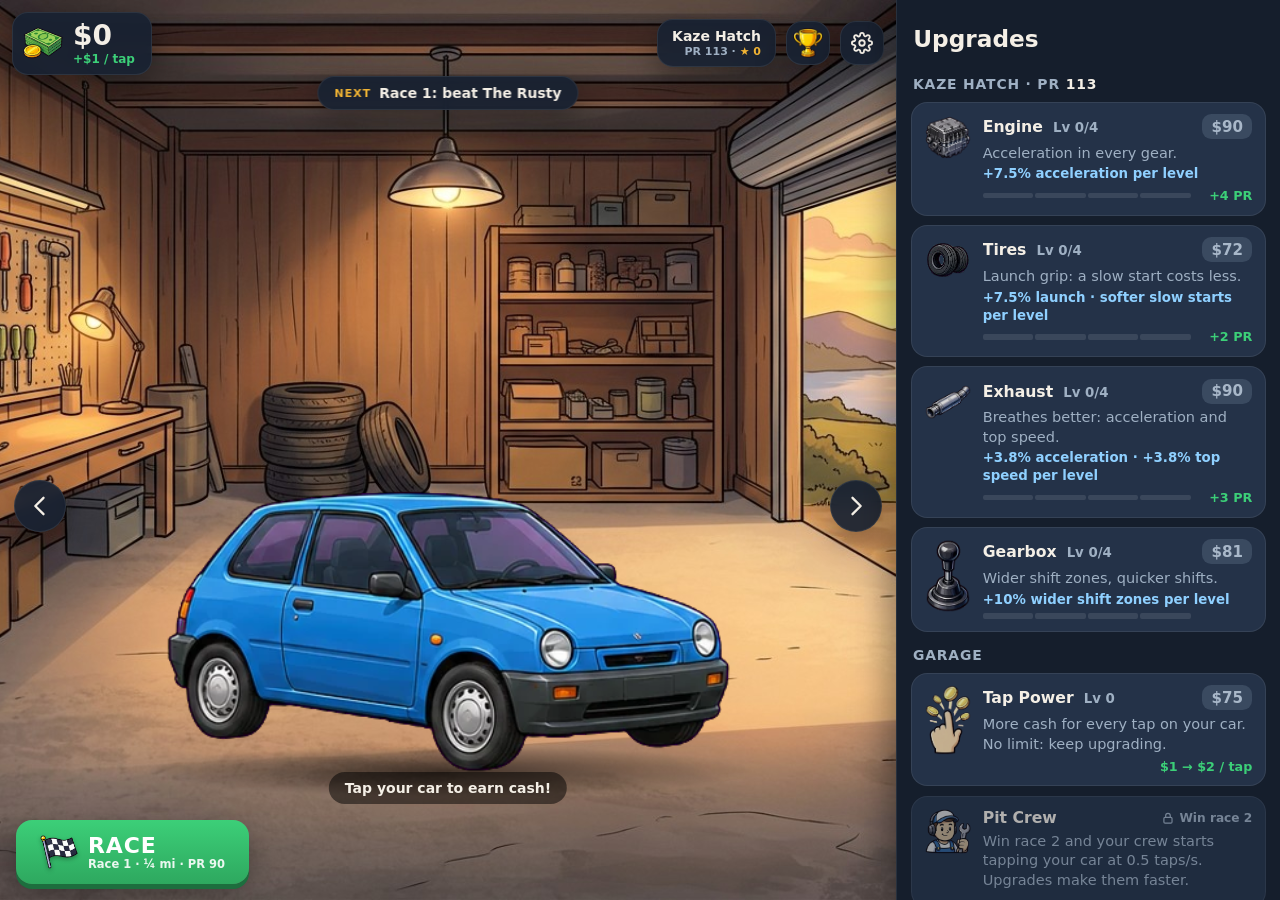
<file: index.html>
<!doctype html>
<html lang="en">
<head>
  <meta charset="utf-8">
  <meta name="viewport" content="width=device-width, initial-scale=1, maximum-scale=1, user-scalable=no, viewport-fit=cover">
  <meta name="theme-color" content="#121925">
  <title>Garage Legends</title>
  <link rel="icon" type="image/png" href="assets/favicon.png">
  <link rel="stylesheet" href="style.css">
</head>
<body>
  <div id="app">
    <div id="game"></div>

    <div id="ui">
      <!-- Garage screen -->
      <div id="garage-ui" class="screen">
        <header class="topbar" id="topbar">
          <div class="wallet panel">
            <div class="cash-icon" aria-hidden="true">$</div>
            <div>
              <div class="money" id="money">$0</div>
              <div class="rates"><span id="rate-click"></span><span id="rate-auto"></span></div>
            </div>
          </div>
          <div class="car-chip panel" id="car-chip"></div>
          <button class="icon-btn panel" id="btn-trophies" aria-label="Achievements"><i class="badge"></i></button>
          <button class="icon-btn panel" id="btn-settings" aria-label="Settings"></button>
        </header>

        <button class="goal-chip panel" id="goal-chip"></button>

        <div class="tap-hint" id="tap-hint">Tap your car to earn cash!</div>

        <!-- the garage view: flip through cars, buy the one on show, go racing -->
        <button class="car-arrow prev panel" id="car-prev" aria-label="Previous car"></button>
        <button class="car-arrow next panel" id="car-next" aria-label="Next car"></button>
        <div class="car-buy panel" id="car-buy" hidden></div>
        <!-- RACE starts the next race on the ladder; while it cools down, an ad can skip the wait -->
        <div class="race-dock">
          <button class="race-btn" id="btn-race"></button>
          <button class="race-ad" id="btn-race-ad" hidden></button>
        </div>

        <!-- right-hand panel (bottom on phones held upright): the upgrades -->
        <section class="dock" id="dock">
          <header class="dock-bar">
            <h2 id="dock-title">Upgrades</h2>
          </header>
          <div class="sheet-body" id="sheet-body"></div>
        </section>
      </div>

      <!-- Race screen -->
      <div id="race-ui" class="screen" hidden>
        <header class="race-top" id="race-top">
          <button class="icon-btn panel" id="btn-pause" aria-label="Pause"></button>
          <div class="race-info panel">
            <div class="race-name" id="race-name"></div>
            <div class="race-sub" id="race-sub"></div>
          </div>
          <div class="race-reward panel" id="race-reward"></div>
        </header>

        <div class="progress" id="progress">
          <div class="line"></div>
          <span class="dot opp" id="dot-opp"></span>
          <span class="dot you" id="dot-you"></span>
          <span class="flag" aria-hidden="true"></span>
          <span class="gap" id="race-gap"></span>
        </div>

        <div class="race-dim" id="race-dim"></div>
        <div class="callout" id="callout"></div>

        <footer class="race-hud" id="race-hud">
          <!-- round speedometer with the rev bar running out of its side -->
          <div class="dash">
            <div class="speedo" id="speedo">
              <div class="speed-dial" id="speed-dial"></div>
              <div class="speed-read"><div class="speed" id="speed">0</div><div class="label" id="speed-unit">KM/H</div></div>
            </div>
            <div class="rev" id="tach">
              <div class="rev-head"><span class="gear-tag">Gear <b id="gear">1</b></span><span class="rev-unit">RPM ×1000</span></div>
              <div class="rev-track" id="rev-track"></div>
              <div class="rev-ticks" id="rev-ticks"></div>
            </div>
          </div>
          <div class="msg" id="race-msg"></div>
          <button class="shift-btn" id="btn-shift"><span id="shift-label">HOLD</span><small id="shift-hint">release on green</small></button>
        </footer>
      </div>

      <div class="loading" id="loading"><img class="loading-logo" src="assets/logo.webp" alt="Garage Legends"><div class="loading-bar"><i></i></div></div>
      <div class="modal" id="modal" hidden><div class="modal-card panel" id="modal-card"></div></div>
      <div class="toast" id="toast"></div>
      <div class="coach" id="coach" hidden><div class="coach-text" id="coach-text"></div></div>
    </div>
  </div>

  <script src="vendor/phaser.min.js"></script>
  <script type="module" src="src/main.js"></script>
</body>
</html>
</file>
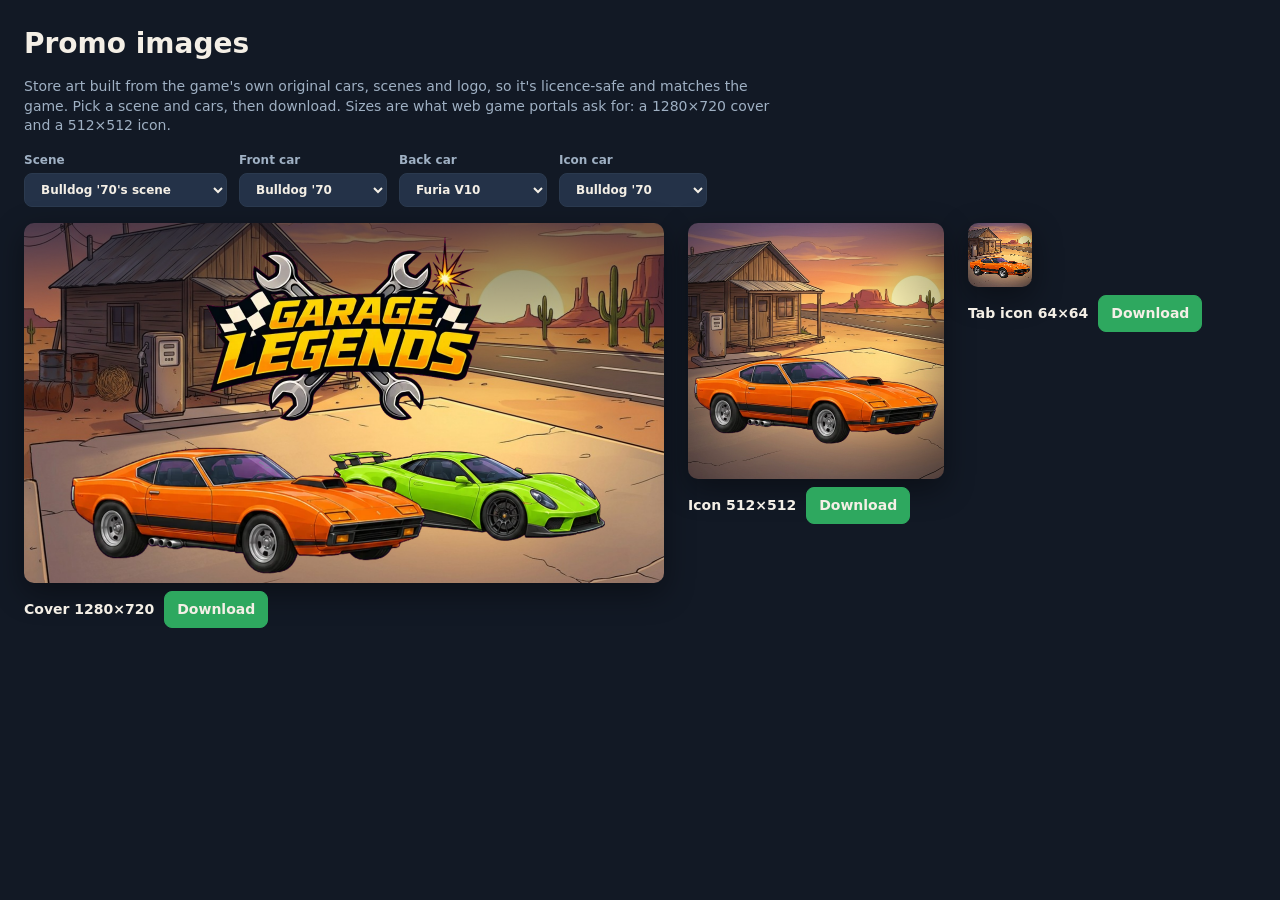
<file: tools/promo.html>
<!doctype html>
<html lang="en">
<head>
  <meta charset="utf-8">
  <title>Garage Legends promo images</title>
  <style>
    body { font: 14px/1.4 "Segoe UI", system-ui, sans-serif; margin: 24px; background: #121925; color: #f4efe6; }
    h1 { margin: 0 0 6px; }
    p { color: #9fb0c3; max-width: 760px; }
    .controls { display: flex; flex-wrap: wrap; gap: 12px; align-items: end; margin: 16px 0; }
    label { display: grid; gap: 4px; font-weight: 700; font-size: 12px; color: #9fb0c3; }
    select, button, a.btn { font: inherit; padding: 8px 12px; border-radius: 8px; border: 1px solid #2b3a4f; background: #243248; color: #f4efe6; text-decoration: none; cursor: pointer; }
    a.btn { background: #2ea85f; border-color: #2ea85f; font-weight: 700; }
    .out { display: flex; flex-wrap: wrap; gap: 24px; align-items: start; }
    figure { margin: 0; display: grid; gap: 8px; }
    figcaption { display: flex; gap: 10px; align-items: center; font-weight: 700; }
    canvas { border-radius: 10px; box-shadow: 0 10px 30px rgba(0, 0, 0, 0.4); max-width: 100%; }
    #cover { width: 640px; }
    #icon { width: 256px; }
    #favicon { width: 64px; image-rendering: auto; }
  </style>
</head>
<body>
  <h1>Promo images</h1>
  <p>Store art built from the game's own original cars, scenes and logo, so it's licence-safe and matches the game. Pick a scene and cars, then download. Sizes are what web game portals ask for: a 1280×720 cover and a 512×512 icon.</p>
  <div class="controls">
    <label>Scene <select id="scene"></select></label>
    <label>Front car <select id="front"></select></label>
    <label>Back car <select id="back"></select></label>
    <label>Icon car <select id="iconCar"></select></label>
  </div>
  <div class="out">
    <figure><canvas id="cover" width="1280" height="720"></canvas><figcaption>Cover 1280×720 <a class="btn" id="dl-cover" download="garage-legends-cover.png">Download</a></figcaption></figure>
    <figure><canvas id="icon" width="512" height="512"></canvas><figcaption>Icon 512×512 <a class="btn" id="dl-icon" download="garage-legends-icon.png">Download</a></figcaption></figure>
    <figure><canvas id="favicon" width="64" height="64"></canvas><figcaption>Tab icon 64×64 <a class="btn" id="dl-favicon" download="favicon.png">Download</a></figcaption></figure>
  </div>
  <script type="module">
    import { CARS, ART } from '../src/data.js';
    import { SCENES, cutout } from '../src/art.js';

    const load = src => new Promise((ok, fail) => { const i = new Image(); i.onload = () => ok(i); i.onerror = fail; i.src = `../${src}`; });
    const $ = id => document.getElementById(id);
    const [pose, logo] = await Promise.all([load('assets/cars-pose.webp'), load('assets/logo.webp')]);
    const scenes = {}, cars = {};
    const sceneImg = async id => (scenes[id] ??= await load(SCENES[id].file));
    const carImg = id => (cars[id] ??= cutout(pose, ART[CARS.find(c => c.id === id).art].pose.crop));

    const fill = (sel, value) => { for (const c of CARS) sel.add(new Option(c.name, c.id)); sel.value = value; };
    for (const id of Object.keys(SCENES)) $('scene').add(new Option(CARS.find(c => c.id === id).name + "'s scene", id));
    $('scene').value = 'bulldog';
    fill($('front'), 'bulldog');
    fill($('back'), 'furia');
    fill($('iconCar'), 'bulldog');

    // Draws a scene to cover a w×h box (its crop applied) and returns the y of its floor line.
    async function drawScene(x, id, w, h) {
      const sc = SCENES[id], img = await sceneImg(id);
      const [cx, cy, cw, ch] = sc.crop || [0, 0, img.width, img.height];
      const s = Math.max(w / cw, h / ch), dw = cw * s, dh = ch * s, dx = (w - dw) / 2, dy = (h - dh) / 2;
      x.drawImage(img, cx, cy, cw, ch, dx, dy, dw, dh);
      return dy + dh * sc.ground;
    }

    // A car standing with its wheels on `ground`, horizontally centred on cx, with a soft shadow.
    function drawCar(x, id, cx, ground, width) {
      const c = carImg(id), h = (c.height * width) / c.width;
      const g = x.createRadialGradient(cx, ground, 0, cx, ground, width * 0.5);
      g.addColorStop(0, 'rgba(0,0,0,0.45)'); g.addColorStop(1, 'rgba(0,0,0,0)');
      x.save(); x.scale(1, 0.18); x.fillStyle = g; x.beginPath(); x.arc(cx, ground / 0.18, width * 0.5, 0, Math.PI * 2); x.fill(); x.restore();
      x.drawImage(c, cx - width / 2, ground - h * 0.98, width, h);
    }

    async function drawCover() {
      const cv = $('cover'), x = cv.getContext('2d'), W = cv.width, H = cv.height;
      x.clearRect(0, 0, W, H);
      const ground = await drawScene(x, $('scene').value, W, H);
      // darker sky behind the logo, so it reads on any scene
      const top = x.createLinearGradient(0, 0, 0, H * 0.5);
      top.addColorStop(0, 'rgba(10,12,24,0.55)'); top.addColorStop(1, 'rgba(10,12,24,0)');
      x.fillStyle = top; x.fillRect(0, 0, W, H * 0.5);
      const g = Math.min(H * 0.97, Math.max(ground, H * 0.86));
      drawCar(x, $('back').value, W * 0.69, g - H * 0.07, W * 0.44);
      drawCar(x, $('front').value, W * 0.35, g + H * 0.02, W * 0.56);
      const lw = W * 0.44, lh = (logo.height * lw) / logo.width;
      x.drawImage(logo, (W - lw) / 2, H * 0.03, lw, lh);
      $('dl-cover').href = cv.toDataURL('image/png');
    }

    async function drawIcon() {
      const cv = $('icon'), x = cv.getContext('2d'), S = cv.width;
      x.clearRect(0, 0, S, S);
      const ground = await drawScene(x, $('scene').value, S, S);
      const v = x.createRadialGradient(S / 2, S / 2, S * 0.3, S / 2, S / 2, S * 0.75);
      v.addColorStop(0, 'rgba(0,0,0,0)'); v.addColorStop(1, 'rgba(0,0,0,0.45)');
      x.fillStyle = v; x.fillRect(0, 0, S, S);
      drawCar(x, $('iconCar').value, S * 0.5, Math.min(S * 0.9, Math.max(ground, S * 0.8)), S * 0.96);
      $('dl-icon').href = cv.toDataURL('image/png');
      const f = $('favicon'), fx = f.getContext('2d');
      fx.imageSmoothingQuality = 'high';
      fx.clearRect(0, 0, 64, 64);
      fx.drawImage(cv, 0, 0, 64, 64);
      $('dl-favicon').href = f.toDataURL('image/png');
    }

    const redraw = () => Promise.all([drawCover(), drawIcon()]);
    for (const id of ['scene', 'front', 'back', 'iconCar']) $(id).addEventListener('change', redraw);
    await redraw();
    window.promoReady = true;
  </script>
</body>
</html>
</file>
<file: style.css>
:root {
  --bg: #121925;
  --panel: rgba(24, 34, 50, 0.92);
  --card: #243248;
  --card-2: #2b3c55;
  --line: rgba(255, 255, 255, 0.08);
  --text: #f4efe6;
  --muted: #9fb0c3;
  --blue: #3d8fd1;
  --green: #2ea85f;
  --green-hi: #3ccf78;
  --gold: #f1b434;
  --orange: #e8803a;
  --red: #e0483a;
  --radius: 16px;
  --shadow: 0 10px 30px rgba(0, 0, 0, 0.35);
  --st: env(safe-area-inset-top, 0px);
  --sb: env(safe-area-inset-bottom, 0px);
  --sl: env(safe-area-inset-left, 0px);
  --sr: env(safe-area-inset-right, 0px);
  --font: "Segoe UI", system-ui, -apple-system, "Helvetica Neue", Roboto, Arial, sans-serif;
}

* { box-sizing: border-box; }

html, body {
  margin: 0;
  height: 100%;
  background: var(--bg);
  color: var(--text);
  font-family: var(--font);
  overflow: hidden;
  user-select: none;
  -webkit-user-select: none;
  -webkit-tap-highlight-color: transparent;
  touch-action: none;
  overscroll-behavior: none;
}

#app, #game, #ui, .screen { position: absolute; inset: 0; }
#game canvas { display: block; width: 100% !important; height: 100% !important; }
#ui { pointer-events: none; }
#ui button, .dock, .modal, .wallet, .car-chip { pointer-events: auto; }
[hidden] { display: none !important; }

button { font: inherit; color: inherit; border: 0; cursor: pointer; background: none; padding: 0; }
svg { display: block; }

.panel {
  background: var(--panel);
  border: 1px solid var(--line);
  border-radius: var(--radius);
  box-shadow: var(--shadow);
  backdrop-filter: blur(6px);
  -webkit-backdrop-filter: blur(6px);
}

.icon-btn { width: 44px; height: 44px; flex: none; display: grid; place-items: center; }
.icon-btn svg { width: 22px; height: 22px; }

/* ------------------------------------------------------------ garage */

.topbar {
  position: absolute;
  top: calc(12px + var(--st));
  left: calc(12px + var(--sl));
  right: calc(12px + var(--sr));
  display: flex;
  gap: 10px;
  align-items: center;
}

.wallet { display: flex; align-items: center; gap: 10px; padding: 8px 16px 8px 10px; }
.cash-icon {
  width: 36px; height: 26px; border-radius: 6px; flex: none;
  display: grid; place-items: center;
  background: linear-gradient(var(--green-hi), var(--green));
  color: #0d3a20; font-weight: 900; font-size: 16px;
}
.money { font-size: clamp(20px, 3vw, 28px); font-weight: 800; line-height: 1.1; font-variant-numeric: tabular-nums; }
.rates { display: flex; gap: 10px; font-size: 12px; font-weight: 700; color: var(--green-hi); white-space: nowrap; }
.rates span:empty { display: none; }
@media (max-width: 420px) {
  .rates { flex-direction: column; gap: 0; line-height: 1.25; }
}

.car-chip { margin-left: auto; padding: 8px 14px; display: flex; flex-direction: column; align-items: flex-end; line-height: 1.2; }
.chip-name { font-weight: 800; font-size: 14px; white-space: nowrap; }
.chip-tier { font-size: 11px; color: var(--muted); font-weight: 700; }

.tap-hint {
  position: absolute;
  left: 50%;
  bottom: calc(104px + var(--sb));
  transform: translateX(-50%);
  padding: 8px 16px;
  border-radius: 999px;
  background: rgba(0, 0, 0, 0.5);
  font-weight: 700;
  font-size: 14px;
  white-space: nowrap;
  animation: bob 1.6s ease-in-out infinite;
  transition: opacity 0.5s;
}
.tap-hint.gone, .tap-hint.coached { opacity: 0; }
@keyframes bob { 50% { transform: translate(-50%, -6px); } }

.tabs { display: flex; gap: 6px; padding: 4px 14px 8px; }
.tabs:empty { display: none; }
.tab { flex: 1; height: 38px; border-radius: 10px; background: var(--card); color: var(--muted); font-weight: 700; font-size: 14px; }
.tab.on { background: var(--blue); color: #fff; }
.sheet-body {
  flex: 1;
  overflow-y: auto;
  padding: 4px 14px 14px;
  display: flex;
  flex-direction: column;
  gap: 10px;
  touch-action: pan-y;
  -webkit-overflow-scrolling: touch;
}
.hint { margin: 2px 2px 2px; color: var(--muted); font-size: 13px; }
.hint b { color: var(--text); }

.card { display: flex; align-items: center; gap: 12px; padding: 12px; background: var(--card); border-radius: 14px; border: 1px solid var(--line); flex: none; }
.card .icon { width: 46px; height: 46px; border-radius: 12px; display: grid; place-items: center; flex: none; background: #33465f; color: var(--gold); }
.card .icon.income { color: var(--green-hi); }
.card .icon.won { background: rgba(60, 207, 120, 0.18); color: var(--green-hi); }
.card .icon svg { width: 24px; height: 24px; }
.card .info { flex: 1; min-width: 0; }
.card .name { font-weight: 800; font-size: 16px; display: flex; align-items: center; gap: 8px; flex-wrap: wrap; }
.lvl { font-size: 12px; color: var(--muted); font-weight: 700; }
.desc { font-size: 12.5px; color: var(--muted); margin-top: 2px; }
.desc b { color: var(--text); }
.effect { font-size: 13px; margin-top: 4px; }
.effect b { color: var(--green-hi); }
.arrow { color: var(--muted); }
.bar { height: 5px; border-radius: 3px; background: rgba(255, 255, 255, 0.08); margin-top: 7px; overflow: hidden; }
.bar i { display: block; height: 100%; background: var(--blue); border-radius: 3px; }

.btn {
  flex: none;
  min-width: 86px;
  height: 42px;
  padding: 0 14px;
  border-radius: 11px;
  font-weight: 800;
  font-size: 15px;
  background: var(--card-2);
  color: var(--muted);
  font-variant-numeric: tabular-nums;
}
.btn.buy, .btn.go { background: linear-gradient(var(--green-hi), var(--green)); color: #fff; box-shadow: 0 3px 0 #1d6e3e; }
.btn.buy.poor { background: #3a4a60; color: #8fa0b4; box-shadow: none; }
.btn:not(:disabled):active { transform: translateY(2px); }
.btn:disabled { cursor: default; }

.card.car { display: grid; grid-template-columns: 112px 1fr; gap: 6px 12px; }
.card.car img { width: 112px; height: auto; align-self: center; }
.card.car .stats { grid-column: 1 / -1; display: grid; grid-template-columns: 1fr 1fr; gap: 4px 14px; }
.card.car .btn { grid-column: 1 / -1; width: 100%; }
.card.selected { border-color: var(--gold); }
.quirk { color: #cbb68a; }
.tier { font-size: 11px; padding: 2px 8px; border-radius: 999px; background: rgba(61, 143, 209, 0.2); color: #8cc4f0; border: 1px solid rgba(61, 143, 209, 0.5); }
.stat { display: grid; grid-template-columns: 68px 1fr 52px; align-items: center; gap: 6px; font-size: 11.5px; color: var(--muted); }
.stat .bar { margin: 0; }
.stat b { color: var(--text); text-align: right; font-size: 11.5px; }

.loc { display: flex; justify-content: space-between; gap: 10px; align-items: flex-start; padding: 2px 2px 4px; }
.loc-name { font-weight: 800; font-size: 16px; }
.tag { font-size: 11px; font-weight: 800; padding: 3px 9px; border-radius: 999px; background: rgba(61, 143, 209, 0.25); color: #8cc4f0; white-space: nowrap; }
.card.locked { opacity: 0.55; }
.locked-note { display: flex; align-items: center; gap: 6px; font-size: 12px; color: var(--muted); font-weight: 700; flex: none; }
.locked-note svg { width: 16px; height: 16px; }

/* ------------------------------------------------------------ race */

.race-top {
  position: absolute;
  top: calc(10px + var(--st));
  left: calc(10px + var(--sl));
  right: calc(10px + var(--sr));
  display: flex;
  gap: 8px;
  align-items: stretch;
}
.race-info { flex: 1; min-width: 0; padding: 7px 14px; }
.race-name { font-weight: 800; font-size: 17px; }
.race-sub { font-size: 12px; color: var(--muted); white-space: nowrap; overflow: hidden; text-overflow: ellipsis; }
.race-reward { padding: 7px 14px; text-align: right; font-weight: 800; color: var(--gold); font-size: 17px; display: flex; flex-direction: column; justify-content: center; }
.race-reward small { color: var(--muted); font-size: 11px; font-weight: 700; }

.progress {
  position: absolute;
  top: calc(70px + var(--st));
  left: 50%;
  transform: translateX(-50%);
  width: min(520px, calc(100% - 48px));
  height: 22px;
  pointer-events: none;
}
.progress .line { position: absolute; left: 0; right: 0; top: 10px; height: 3px; border-radius: 2px; background: rgba(255, 255, 255, 0.3); }
.progress .dot { position: absolute; top: 4px; width: 14px; height: 14px; margin-left: -7px; border-radius: 50%; border: 2px solid #fff; box-shadow: 0 1px 4px rgba(0,0,0,.4); }
.progress .you { background: var(--blue); left: calc(var(--you, 0) * 100%); z-index: 1; }
.progress .opp { background: var(--red); left: calc(var(--opp, 0) * 100%); }
.progress .flag {
  position: absolute; right: -10px; top: 0; width: 18px; height: 18px; border-radius: 3px;
  background: conic-gradient(#111 25%, #fff 0 50%, #111 0 75%, #fff 0) 0 0 / 9px 9px;
  border: 1px solid rgba(255,255,255,.7);
}

.callout {
  position: absolute;
  left: 50%;
  top: 32%;
  transform: translate(-50%, -50%) scale(0.6);
  font-size: clamp(30px, 6vw, 58px);
  font-weight: 900;
  font-style: italic;
  letter-spacing: 1px;
  white-space: nowrap;
  opacity: 0;
  pointer-events: none;
  text-shadow: 0 4px 0 rgba(0, 0, 0, 0.35), 0 0 30px rgba(0, 0, 0, 0.45);
}
.callout.show { animation: pop 1.1s ease-out forwards; }
.callout.perfect, .callout.go { color: var(--green-hi); }
.callout.good { color: #fff; }
.callout.early, .callout.slow { color: var(--gold); }
.callout.late, .callout.foul { color: var(--red); }
.callout.finish { color: var(--gold); }
@keyframes pop {
  0% { opacity: 0; transform: translate(-50%, -50%) scale(0.6); }
  15% { opacity: 1; transform: translate(-50%, -50%) scale(1.08); }
  30% { transform: translate(-50%, -50%) scale(1); }
  75% { opacity: 1; }
  100% { opacity: 0; transform: translate(-50%, -62%) scale(1); }
}

.race-hud {
  position: absolute;
  left: 0;
  right: 0;
  bottom: 0;
  display: grid;
  grid-template-columns: minmax(0, 1.45fr) minmax(0, 1fr) auto;
  grid-template-areas: "dash msg btn";
  align-items: center;
  gap: 14px;
  padding: 10px calc(16px + var(--sr)) calc(10px + var(--sb)) calc(16px + var(--sl));
  background: linear-gradient(to top, rgba(14, 20, 30, 0.97), rgba(14, 20, 30, 0.85));
  border-top: 1px solid var(--line);
  --dial: 112px;
}

/* the dash: a round speedometer, and the rev bar running out of its right-hand side */
.dash { grid-area: dash; display: flex; align-items: center; min-width: 0; }
.speedo { position: relative; z-index: 1; flex: none; width: var(--dial); height: var(--dial); }
.speed-dial, .speed-dial svg { width: 100%; height: 100%; display: block; }
.s-face { fill: #0f1620; stroke: #3a4d68; stroke-width: 2.5; }
.s-base, .s-fill { fill: none; stroke-width: 7; stroke-linecap: round; }
.s-base { stroke: #233042; }
.s-fill { stroke: var(--gold); stroke-dasharray: 100 100; stroke-dashoffset: 100; transition: stroke 0.15s; }
.speedo.boost .s-fill { stroke: #59c6ff; filter: drop-shadow(0 0 3px rgba(89, 198, 255, 0.9)); }
.s-tick { stroke: #5f738f; stroke-width: 1.4; }
.speed-read { position: absolute; inset: 0; display: grid; place-content: center; text-align: center; padding-top: 4px; }
.speed { font-size: calc(var(--dial) * 0.32); font-weight: 900; line-height: 1; font-variant-numeric: tabular-nums; }
.speedo .label { margin-top: 3px; }
.label { font-size: 11px; color: var(--muted); font-weight: 700; letter-spacing: 1px; text-transform: uppercase; margin-top: 2px; }

.rev {
  flex: 1;
  min-width: 0;
  margin-left: -18px;
  padding: 7px 14px 6px 28px;
  border-radius: 0 16px 16px 0;
  background: #0f1620;
  border: 2.5px solid #3a4d68;
  border-left: 0;
  --rpm: 0;
}
.rev-head { display: flex; justify-content: space-between; align-items: baseline; gap: 8px; margin-bottom: 5px; white-space: nowrap; }
.gear-tag { font-size: 11px; font-weight: 800; color: var(--muted); letter-spacing: 1px; text-transform: uppercase; }
.gear-tag b { font-size: 22px; font-weight: 900; color: var(--text, #f4efe6); margin-left: 4px; font-variant-numeric: tabular-nums; }
.rev-unit { font-size: 10px; font-weight: 700; color: var(--muted); letter-spacing: 0.4px; }
.rev-track { position: relative; height: 18px; border-radius: 9px; background: #1b2636; overflow: hidden; }
.rev-track > i { position: absolute; top: 0; bottom: 0; }
.z-good { background: rgba(46, 168, 95, 0.45); }
.z-perfect { background: var(--green-hi); }
.z-red { background: rgba(224, 72, 58, 0.55); }
.rev-fill {
  left: 0; width: 100%;
  transform-origin: left;
  transform: scaleX(var(--rpm));
  background: linear-gradient(90deg, rgba(232, 128, 58, 0.25), rgba(232, 128, 58, 0.75));
  mix-blend-mode: screen;
}
.rev-mark { left: calc(var(--rpm) * 100%); width: 4px; margin-left: -2px; background: #fff; box-shadow: 0 0 6px #fff; border-radius: 2px; }
.rev.good .rev-fill, .rev.perfect .rev-fill, .rev.go .rev-fill { background: linear-gradient(90deg, rgba(60, 207, 120, 0.25), rgba(60, 207, 120, 0.85)); }
.rev.perfect .rev-track { box-shadow: 0 0 12px rgba(60, 207, 120, 0.9); }
.rev.limiter .rev-fill { background: linear-gradient(90deg, rgba(224, 72, 58, 0.35), rgba(224, 72, 58, 0.95)); }
.rev.limiter .rev-track { animation: rev-shake 0.12s linear infinite; }
@keyframes rev-shake { 50% { transform: translateX(1.5px); } }
.rev-ticks { position: relative; height: 13px; margin-top: 3px; }
.rev-ticks span { position: absolute; top: 0; transform: translateX(-50%); font-size: 10px; font-weight: 700; color: #8293a8; font-variant-numeric: tabular-nums; }
.rev-ticks span:first-child { transform: none; }

.msg { grid-area: msg; text-align: center; font-weight: 700; font-size: 15px; color: var(--muted); padding: 12px; border-radius: 12px; background: rgba(255, 255, 255, 0.04); }

.shift-btn {
  grid-area: btn;
  pointer-events: auto;
  width: 136px;
  height: 100px;
  border-radius: 20px;
  background: linear-gradient(#34465f, #223047);
  border: 2px solid #44597a;
  box-shadow: 0 4px 0 #0b121c;
  display: flex;
  flex-direction: column;
  align-items: center;
  justify-content: center;
  gap: 4px;
  font-weight: 900;
  font-size: 22px;
  letter-spacing: 1px;
  touch-action: none;
  transition: background 0.08s, box-shadow 0.08s;
}
.shift-btn small { font-size: 11px; font-weight: 700; color: var(--muted); letter-spacing: 0.4px; }
.shift-btn.launch { background: linear-gradient(#f3c14e, #d99a1e); border-color: #ffe08a; color: #2a1c05; box-shadow: 0 4px 0 #8a5d0c; }
.shift-btn.launch small { color: #6b4a0c; }
.shift-btn.ready { background: linear-gradient(var(--green-hi), var(--green)); border-color: #8ff0b4; box-shadow: 0 4px 0 #1d6e3e, 0 0 26px rgba(60, 207, 120, 0.6); }
.shift-btn.done { opacity: 0.55; }
.shift-btn:active { transform: translateY(3px); box-shadow: 0 1px 0 #0b121c; }

/* stacked HUD for tall screens; short landscape screens keep one row so the track stays visible */
@media (orientation: portrait), (max-width: 640px) and (min-height: 501px) {
  .race-hud {
    grid-template-columns: minmax(0, 1fr);
    grid-template-areas: "dash" "msg" "btn";
    gap: 8px;
    --dial: 96px;
  }
  .msg { padding: 6px; font-size: 13px; }
  .shift-btn { width: 100%; height: 74px; }
  .race-reward { font-size: 15px; }
}

@media (orientation: landscape) and (max-height: 500px) {
  .race-hud { gap: 10px; padding-top: 6px; padding-bottom: calc(6px + var(--sb)); --dial: 80px; }
  .rev { padding-top: 4px; padding-bottom: 3px; }
  .rev-head { margin-bottom: 3px; }
  .gear-tag b { font-size: 18px; }
  .rev-track { height: 14px; }
  .shift-btn { height: 76px; width: 124px; }
  .race-sub { display: none; }
  .msg { padding: 6px; font-size: 12.5px; }
  .progress { top: calc(66px + var(--st)); }
  .tap-hint { bottom: calc(86px + var(--sb)); }
}

/* ------------------------------------------------------------ progression UI */

.goal-chip {
  position: absolute;
  top: calc(76px + var(--st));
  left: 50%;
  transform: translateX(-50%);
  max-width: calc(100% - 24px);
  padding: 8px 16px;
  border-radius: 999px;
  display: flex;
  align-items: center;
  gap: 8px;
  font-weight: 700;
  font-size: 14px;
  white-space: nowrap;
  overflow: hidden;
  text-overflow: ellipsis;
}
.goal-label { font-size: 11px; font-weight: 900; letter-spacing: 1px; text-transform: uppercase; color: var(--gold); }
.stars-inline { color: var(--gold); }

.badge { display: none; position: absolute; top: 6px; right: 10px; width: 10px; height: 10px; border-radius: 50%; background: var(--gold); box-shadow: 0 0 0 2px var(--panel); }
.has-badge .badge { display: block; }

.pips { display: flex; gap: 3px; margin-top: 7px; }
.pips i { flex: 1; height: 5px; border-radius: 2px; background: rgba(255, 255, 255, 0.1); }
.pips i.on { background: var(--blue); }
.card.maxed { border-color: rgba(241, 180, 52, 0.6); }
.max-tag { font-weight: 900; color: var(--gold); padding: 0 10px; }
.locked-note.wide { grid-column: 1 / -1; justify-content: center; padding: 8px; }

.rep { display: flex; align-items: center; gap: 12px; padding: 10px 12px; border-radius: 14px; background: rgba(241, 180, 52, 0.1); border: 1px solid rgba(241, 180, 52, 0.3); }
.rep-stars { display: flex; align-items: center; gap: 4px; font-size: 22px; font-weight: 900; color: var(--gold); }
.rep-stars svg { width: 22px; height: 22px; fill: var(--gold); }

.pr-line { font-size: 12.5px; margin-top: 2px; }
.pr-line b { color: var(--gold); }
.card.silhouette img { filter: brightness(0) opacity(0.45); }

.prc { display: inline-flex; align-items: center; gap: 3px; font-weight: 800; font-size: 12px; padding: 2px 7px; border-radius: 999px; }
.prc svg { width: 13px; height: 13px; }
.prc.ok { background: rgba(60, 207, 120, 0.18); color: var(--green-hi); }
.prc.warn { background: rgba(241, 180, 52, 0.18); color: var(--gold); }
.prc.bad { background: rgba(224, 72, 58, 0.18); color: #ff8a7d; }
.card.race .effect { display: flex; align-items: center; gap: 8px; flex-wrap: wrap; }
.reward { font-weight: 800; color: var(--green-hi); }
.new-tag { font-size: 10px; font-weight: 900; padding: 2px 6px; border-radius: 4px; background: var(--gold); color: #2a1c05; letter-spacing: 0.5px; }
.star-row { display: inline-flex; gap: 1px; }
.star-row i svg { width: 15px; height: 15px; fill: rgba(255, 255, 255, 0.15); }
.star-row i.on svg { fill: var(--gold); }
.star-row.big { margin: 6px 0 2px; gap: 6px; justify-content: center; display: flex; }
.star-row.big i svg { width: 38px; height: 38px; }
.star-row.big i.on svg { animation: star-in 0.4s ease-out backwards; }
.star-row.big i:nth-child(2) svg { animation-delay: 0.15s; }
.star-row.big i:nth-child(3) svg { animation-delay: 0.3s; }
@keyframes star-in { from { transform: scale(0.2) rotate(-40deg); opacity: 0; } }
.new-stars { color: var(--gold); font-weight: 800; font-size: 13px; }
.tab.locked { opacity: 0.6; display: flex; align-items: center; justify-content: center; gap: 4px; }
.tab.locked svg { width: 14px; height: 14px; }
.card.locked-env { gap: 12px; }
.card.locked-env svg { width: 26px; height: 26px; color: var(--muted); flex: none; }

.shift-btn.over { background: linear-gradient(#f0665a, #c73b2f); border-color: #ffb3aa; }
/* nitro: blue when ready, dim while a burst burns, flashing white-blue in the chain window */
.shift-btn.nitro { background: linear-gradient(#3fb4f0, #1f74c2); border-color: #9fdcff; box-shadow: 0 4px 0 #0f3f6e; }
.shift-btn.nitro small { color: #d6efff; }
.shift-btn.nitro.n-burn { filter: saturate(0.5) brightness(0.8); }
.shift-btn.nitro.n-chain { background: linear-gradient(#e9fbff, #7fd6ff); color: #07324f; box-shadow: 0 4px 0 #0f3f6e, 0 0 30px rgba(120, 220, 255, 0.9); }
.shift-btn.nitro.n-chain small { color: #07324f; }

.progress .gap { position: absolute; right: -4px; top: 22px; font-size: 12px; font-weight: 800; font-variant-numeric: tabular-nums; text-shadow: 0 1px 3px rgba(0, 0, 0, 0.6); }
.progress .gap.ahead { color: var(--green-hi); }
.progress .gap.behind { color: #ff8a7d; }

@media (max-height: 520px) and (orientation: landscape) {
  .goal-chip { top: calc(62px + var(--st)); padding: 5px 12px; font-size: 12px; }
}

.chip-title { color: var(--gold); }
.chip-tier { white-space: nowrap; }
@media (max-width: 420px) { .chip-title, .chip-title + .sep { display: none; } }
@media (max-width: 520px) { .race-sub .sub-long { display: none; } }
.ms-list { display: grid; grid-template-columns: 1fr 1fr; gap: 6px; }
.ms { display: flex; align-items: center; gap: 6px; padding: 8px 10px; border-radius: 10px; background: var(--card); color: var(--muted); font-size: 12.5px; font-weight: 700; }
.ms svg { width: 15px; height: 15px; flex: none; }
.ms span { flex: 1; min-width: 0; }
.ms b { color: var(--gold); font-size: 11.5px; }
.ms.on { color: var(--text); background: rgba(60, 207, 120, 0.12); }
.ms.on svg { color: var(--green-hi); }

/* ------------------------------------------------------------ pre-race matchup */

.mu-title { font-size: 26px; font-weight: 900; font-style: italic; }
.mu-vs { display: grid; grid-template-columns: 1fr auto 1fr; align-items: center; gap: 6px; margin: 14px 0 10px; }
.mu-side img { width: 100%; height: auto; display: block; margin-bottom: 6px; }
.mu-side.opp img { transform: scaleX(-1); }
.mu-name { font-weight: 800; font-size: 14px; }
.mu-pr { font-weight: 900; font-size: 18px; color: var(--gold); }
.mu-side.opp .mu-pr { color: #ff8a7d; font-size: 15px; }
.mu-who { font-size: 11px; font-weight: 800; letter-spacing: 1px; text-transform: uppercase; color: var(--muted); }
.mu-mid { font-size: 22px; font-weight: 900; font-style: italic; color: var(--muted); }
.mu-verdict { display: flex; align-items: center; justify-content: center; gap: 8px; margin-bottom: 10px; font-weight: 800; font-size: 14px; }
.mu-verdict.ok span:last-child { color: var(--green-hi); }
.mu-verdict.warn span:last-child { color: var(--gold); }
.mu-verdict.bad span:last-child { color: #ff8a7d; }
.row .star-row { vertical-align: -2px; margin-left: 4px; }
.mu-cars { text-align: left; }
.mu-chips { display: flex; gap: 6px; overflow-x: auto; padding: 6px 0 2px; touch-action: pan-x; }
.mu-chip { flex: none; display: flex; flex-direction: column; align-items: flex-start; padding: 7px 11px; border-radius: 10px; background: var(--card); font-size: 12.5px; font-weight: 700; }
.mu-chip b { font-size: 11.5px; color: var(--gold); }
.mu-chip.on { outline: 2px solid var(--gold); outline-offset: -2px; }

/* ------------------------------------------------------------ achievements */

.icon-btn { position: relative; }
.icon-btn .badge { top: 7px; right: 7px; }
.ach-list { display: flex; flex-direction: column; gap: 6px; margin-top: 12px; text-align: left; }
.ach { display: flex; align-items: center; gap: 10px; padding: 9px 11px; border-radius: 12px; background: var(--card); }
.ach-icon { width: 34px; height: 34px; flex: none; display: grid; place-items: center; border-radius: 10px; background: #33465f; color: var(--muted); }
.ach-icon svg { width: 18px; height: 18px; }
.ach.on .ach-icon { background: rgba(241, 180, 52, 0.2); color: var(--gold); }
.ach-info { flex: 1; min-width: 0; }
.ach-info b { display: block; font-size: 14px; }
.ach-info small { display: block; font-size: 12px; color: var(--muted); }
.ach-info .bar { margin: 5px 0 2px; }
.ach:not(.on) .ach-info b { color: #cfd8e3; }
.ach-reward { flex: none; font-size: 12.5px; font-weight: 800; color: var(--green-hi); }
.ach-reward svg { width: 18px; height: 18px; }
.toast { z-index: 15; }
.toast.trophy { background: linear-gradient(90deg, #4a3510, #2a2010); border-color: rgba(241, 180, 52, 0.6); color: var(--gold); }

/* ------------------------------------------------------------ settings */

.set-list { display: flex; flex-direction: column; gap: 6px; margin: 14px 0 10px; }
.set-row { display: flex; align-items: center; justify-content: space-between; gap: 12px; padding: 10px 12px; border-radius: 12px; background: var(--card); text-align: left; }
.set-row b { display: block; font-size: 14.5px; }
.set-row small { display: block; color: var(--muted); font-size: 12px; margin-top: 1px; }
.switch { position: relative; flex: none; width: 46px; height: 26px; border-radius: 13px; background: #3a4a60; transition: background 0.15s; }
.switch::after { content: ""; position: absolute; top: 3px; left: 3px; width: 20px; height: 20px; border-radius: 50%; background: #fff; transition: transform 0.15s; }
.switch.on { background: var(--green); }
.switch.on::after { transform: translateX(20px); }
.seg { display: flex; flex: none; border-radius: 10px; overflow: hidden; background: #3a4a60; }
.seg button { padding: 7px 11px; font-size: 12.5px; font-weight: 800; color: var(--muted); }
.seg button.on { background: var(--blue); color: #fff; }
.btn.wide { width: 100%; }
.btn.danger { background: rgba(224, 72, 58, 0.16); color: #ff8a7d; }

/* ------------------------------------------------------------ first-session guide */

.coach {
  position: absolute;
  z-index: 20;
  max-width: min(280px, calc(100% - 16px));
  padding: 9px 14px;
  border-radius: 12px;
  background: var(--gold);
  color: #2a1c05;
  font-weight: 800;
  font-size: 14px;
  text-align: center;
  box-shadow: var(--shadow);
  pointer-events: none;
  animation: coach-bob 1.2s ease-in-out infinite;
}
.coach::after {
  content: "";
  position: absolute;
  left: var(--arrow, 50%);
  bottom: -7px;
  margin-left: -8px;
  border: 8px solid transparent;
  border-bottom: 0;
  border-top-color: var(--gold);
}
.coach.below::after { bottom: auto; top: -7px; border: 8px solid transparent; border-top: 0; border-bottom-color: var(--gold); }
@keyframes coach-bob { 50% { transform: translateY(-4px); } }
.coach.below { animation-name: coach-bob-down; }
@keyframes coach-bob-down { 50% { transform: translateY(4px); } }
.coach-target { animation: coach-pulse 1.2s ease-out infinite; }
@keyframes coach-pulse { from { box-shadow: 0 0 0 0 rgba(241, 180, 52, 0.85); } to { box-shadow: 0 0 0 14px rgba(241, 180, 52, 0); } }
.modal { z-index: 10; }
/* dialog buttons stay in reach when a dialog scrolls on short screens */
.modal-card .actions { position: sticky; bottom: -22px; margin: 16px -22px -22px; padding: 12px 22px 22px; background: linear-gradient(transparent, var(--panel) 22%); }

/* ------------------------------------------------------------ reduced motion */

body.reduced *, body.reduced *::before, body.reduced *::after { animation-duration: 0.01ms !important; animation-iteration-count: 1 !important; transition-duration: 0.01ms !important; }
body.reduced .callout.show { animation: fade 1.1s linear forwards !important; transform: translate(-50%, -50%); }
@keyframes fade { 0%, 75% { opacity: 1; } 100% { opacity: 0; } }
body.reduced .coach-target { box-shadow: 0 0 0 3px var(--gold); }

/* ------------------------------------------------------------ loading */

.loading {
  position: absolute;
  inset: 0;
  display: flex;
  flex-direction: column;
  align-items: center;
  justify-content: center;
  gap: 18px;
  background: radial-gradient(circle at 50% 40%, #2a2a4a, var(--bg));
  transition: opacity 0.4s;
  pointer-events: auto; /* nothing underneath is ready until the art is cut */
}
.loading.done { opacity: 0; pointer-events: none; }
.loading-logo { width: min(460px, 78vw); height: auto; filter: drop-shadow(0 8px 18px rgba(0, 0, 0, 0.45)); }
.loading-bar { width: min(260px, 60vw); height: 6px; border-radius: 3px; background: rgba(255, 255, 255, 0.1); overflow: hidden; }
.loading-bar i { display: block; width: 40%; height: 100%; border-radius: 3px; background: var(--gold); animation: slide 1.1s ease-in-out infinite; }
@keyframes slide { from { transform: translateX(-100%); } to { transform: translateX(250%); } }

/* ------------------------------------------------------------ dialogs */

.modal { position: absolute; inset: 0; display: grid; place-items: center; padding: 16px; background: rgba(8, 12, 20, 0.55); }
.modal-card { width: min(420px, 100%); max-height: calc(100% - 16px); overflow-y: auto; padding: 22px; text-align: center; animation: rise 0.3s ease-out; touch-action: pan-y; }
@keyframes rise { from { transform: translateY(20px); opacity: 0; } }
.result-title { font-size: 32px; font-weight: 900; font-style: italic; }
.result-title.win { color: var(--gold); }
.result-title.lose { color: #cfd8e3; }
.result-title.foul { color: var(--red); }
.result-sub { color: var(--muted); font-size: 14px; margin-top: 2px; }
.result-money { font-size: 30px; font-weight: 900; color: var(--green-hi); margin: 8px 0 14px; }
.rows { background: rgba(255, 255, 255, 0.04); border-radius: 12px; padding: 4px 14px; margin-bottom: 10px; text-align: left; }
.row { display: flex; justify-content: space-between; gap: 10px; padding: 8px 0; font-size: 14px; border-bottom: 1px solid var(--line); }
.row:last-child { border-bottom: 0; }
.row span:last-child { font-weight: 800; font-variant-numeric: tabular-nums; }
.row .plus { color: var(--green-hi); }
.unlock { margin: 8px 0; padding: 8px 10px; border-radius: 12px; background: rgba(241, 180, 52, 0.14); color: var(--gold); font-weight: 800; }
.unlock.trophy { background: linear-gradient(90deg, #4a3510, #2a2010); font-size: 13.5px; }
.tip { margin: 8px 0 0; font-size: 13px; color: var(--muted); }
/* short screens: a tighter result card so the stats aren't hidden under the button */
@media (max-height: 700px) {
  .modal-card { padding: 16px; }
  .modal-card .actions { bottom: -16px; margin: 12px -16px -16px; padding: 10px 16px 16px; }
  .result-title { font-size: 26px; }
  .result-money { font-size: 24px; margin: 4px 0 8px; }
  .modal-card .row { padding: 5px 0; font-size: 13px; }
  .result-ad { height: 40px; margin-top: 8px; }
  .unlock { margin: 6px 0; padding: 6px 8px; font-size: 13px; }
  .trophies { display: grid; grid-template-columns: 1fr 1fr; gap: 6px; margin: 6px 0; }
  .trophies .unlock { margin: 0; font-size: 12px; }
}
.actions { display: flex; gap: 10px; margin-top: 16px; }
.actions .btn { flex: 1; height: 50px; }

.toast {
  position: absolute;
  left: 50%;
  top: calc(84px + var(--st));
  transform: translate(-50%, -16px);
  max-width: calc(100% - 32px);
  padding: 10px 18px;
  border-radius: 999px;
  background: rgba(20, 28, 40, 0.95);
  border: 1px solid var(--line);
  font-weight: 700;
  font-size: 14px;
  white-space: nowrap;
  overflow: hidden;
  text-overflow: ellipsis;
  opacity: 0;
  transition: opacity 0.3s, transform 0.3s;
  pointer-events: none;
}
.toast.show { opacity: 1; transform: translate(-50%, 0); }

/* ------------------------------------------------------------ upgrades (in the dock) */

.upg-btn {
  pointer-events: auto;
  display: grid;
  grid-template-columns: 38px 1fr auto;
  grid-template-areas: "icon name name" "icon pips pips" "icon gain cost";
  align-items: center;
  gap: 2px 10px;
  padding: 9px 11px;
  border-radius: 14px;
  background: var(--panel);
  border: 1.5px solid var(--line);
  box-shadow: var(--shadow);
  text-align: left;
  transition: transform 0.1s, border-color 0.2s;
}
.upg-btn:active { transform: scale(0.96); }
.ub-icon { grid-area: icon; width: 38px; height: 38px; border-radius: 10px; display: grid; place-items: center; background: #33465f; color: var(--gold); }
.ub-icon svg { width: 22px; height: 22px; }
.ub-name { grid-area: name; font-weight: 800; font-size: 13.5px; white-space: nowrap; overflow: hidden; text-overflow: ellipsis; }
.upg-btn .pips { grid-area: pips; margin: 0; gap: 2px; }
.upg-btn .pips i { height: 5px; }
.ub-gain { grid-area: gain; font-size: 11px; font-weight: 800; color: var(--green-hi); white-space: nowrap; }
.ub-cost {
  grid-area: cost; justify-self: end; padding: 3px 8px; border-radius: 8px;
  background: linear-gradient(var(--green-hi), var(--green)); color: #fff;
  font-weight: 900; font-size: 13px; white-space: nowrap; display: flex; align-items: center; gap: 4px;
}
.ub-cost svg { width: 12px; height: 12px; flex: none; }
.upg-btn:not(.poor):not(.locked):not(.maxed):not(.rep):not(.preview) { border-color: rgba(60, 207, 120, 0.7); }
.upg-btn:not(.poor):not(.locked):not(.maxed):not(.rep):not(.preview) .ub-icon { background: rgba(60, 207, 120, 0.2); color: var(--green-hi); }
.upg-btn.poor .ub-cost { background: #3a4a60; color: #a9b8c9; }
.upg-btn.locked { opacity: 0.7; }
.upg-btn.locked .ub-cost { background: none; color: var(--muted); font-size: 10.5px; padding: 0; white-space: normal; max-width: 92px; text-align: right; line-height: 1.15; }
.upg-btn.maxed { border-color: rgba(241, 180, 52, 0.5); }
.upg-btn.maxed .ub-cost { background: none; color: var(--gold); padding: 0; }
.upg-btn.maxed .pips i.on { background: var(--gold); }
.upg-btn.rep .ub-icon svg { fill: var(--gold); stroke: none; }
.upg-btn.rep .ub-cost { background: none; color: var(--gold); padding: 0; }
.upg-btn.rep .ub-gain { color: var(--muted); }
.upg-btn.rep { grid-template-areas: "icon name name" "icon gain cost"; }

.upg-btn.flash { animation: upg-flash 0.6s ease-out; }
@keyframes upg-flash {
  0% { box-shadow: 0 0 0 0 rgba(241, 180, 52, 0.9); transform: scale(1.06); }
  100% { box-shadow: 0 0 0 16px rgba(241, 180, 52, 0); transform: none; }
}
body.reduced .upg-btn.flash { animation: none; }

/* ------------------------------------------------------------ race lesson */

.race-dim { position: absolute; inset: 0; background: rgba(8, 12, 20, 0.55); opacity: 0; transition: opacity 0.2s; pointer-events: none; }
.race-dim.on { opacity: 1; }
.coach.lesson {
  max-width: min(340px, calc(100% - 16px));
  padding: 12px 16px;
  background: #fff6dc;
  color: #2a1c05;
  font-size: 15px;
  line-height: 1.35;
  pointer-events: auto;
  animation: none;
}
.coach.lesson::after { border-top-color: #fff6dc; }
.coach.lesson.below::after { border-top-color: transparent; border-bottom-color: #fff6dc; }
.coach.lesson.center::after { display: none; }
.coach.lesson .lesson-title { display: block; font-size: 12px; letter-spacing: 0.08em; color: #b26b00; margin-bottom: 3px; text-transform: uppercase; }
.coach.lesson span { display: block; }
.coach.lesson .lesson-btn { margin-top: 10px; width: 100%; height: 42px; }
.card.practice { width: 100%; text-align: left; border-color: rgba(61, 143, 209, 0.5); background: linear-gradient(90deg, rgba(61, 143, 209, 0.22), var(--card)); }
.card.practice .icon { color: #8fd0ff; }
.card.practice .btn { background: var(--blue); color: #fff; padding: 0 14px; height: 38px; display: grid; place-items: center; border-radius: 10px; font-weight: 800; }
.skills { display: grid; gap: 8px; margin: 14px 0 4px; text-align: left; }
.skill { padding: 10px 12px; border-radius: 12px; background: var(--card); border: 1px solid rgba(232, 128, 58, 0.45); }
.skill.ok { border-color: rgba(60, 207, 120, 0.5); }
.skill-head { display: flex; justify-content: space-between; gap: 8px; margin-bottom: 3px; }
.skill-head span { font-weight: 800; color: #ffb27a; text-align: right; }
.skill.ok .skill-head span { color: var(--green-hi); }
.skill small { color: var(--muted); font-size: 12.5px; line-height: 1.35; display: block; }
.parts-line { display: flex; flex-wrap: wrap; gap: 4px; margin-top: 5px; }
.parts-line span { display: inline-flex; align-items: center; gap: 3px; padding: 2px 7px 2px 5px; border-radius: 999px; background: rgba(255, 255, 255, 0.06); color: var(--muted); font-size: 11px; font-weight: 700; }
.parts-line svg { width: 12px; height: 12px; color: var(--gold); }

/* ------------------------------------------------------------ dock: garage left, panel right */

:root { --dock-w: clamp(200px, 30vw, 480px); --dock-h: 0px; }
.dock {
  position: absolute;
  top: 0;
  right: 0;
  bottom: 0;
  width: var(--dock-w);
  display: flex;
  flex-direction: column;
  background: #151e2c;
  border-left: 1px solid var(--line);
  box-shadow: -10px 0 30px rgba(0, 0, 0, 0.35);
  padding: var(--st) var(--sr) var(--sb) 0;
}
.dock .sheet-body { padding: 4px 12px 14px; overflow-x: hidden; }
.dock-head { font-size: 12px; font-weight: 800; color: var(--muted); text-transform: uppercase; letter-spacing: 0.06em; margin: 4px 2px -2px; }
.dock-head b { color: var(--text); }
.upg-grid { display: grid; grid-template-columns: 1fr; gap: 8px; }
.upg-grid > * { min-width: 0; }
.ub-name { min-width: 0; }
.upg-btn { background: var(--card); box-shadow: none; padding: 8px 9px; gap: 3px 8px; grid-template-columns: 32px 1fr auto; }
.ub-icon { width: 32px; height: 32px; }
.ub-icon svg { width: 19px; height: 19px; }
.upg-btn.locked { grid-template-areas: "icon name name" "icon pips pips" "cost cost cost"; }
.upg-btn.locked .ub-cost { max-width: none; justify-self: end; }

/* the garage view keeps to the left of the dock */
.topbar { right: calc(var(--dock-w) + 12px); }
.goal-chip, .tap-hint { left: calc((100% - var(--dock-w)) / 2); }
.goal-chip { max-width: calc(100% - var(--dock-w) - 24px); }
.tap-hint { bottom: calc(24px + var(--sb)); }

/* phones held upright: the garage on top, the dock along the bottom */
@media (orientation: portrait) {
  :root { --dock-w: 0px; --dock-h: 42vh; }
  .dock {
    top: auto; left: 0; width: auto; height: var(--dock-h);
    border-left: 0; border-top: 1px solid var(--line); border-radius: 18px 18px 0 0;
    box-shadow: 0 -10px 30px rgba(0, 0, 0, 0.35);
    padding: 0 var(--sr) var(--sb) var(--sl);
  }
}
/* short landscape (phones on their side): a narrower dock, compact tabs */
@media (orientation: landscape) and (max-height: 520px) {
  :root { --dock-w: clamp(190px, 34vw, 380px); }
  .upg-grid { gap: 6px; }
}

/* the dock's title bar: "Upgrades", or "Race" with a way back */
.dock-bar { display: flex; align-items: center; justify-content: space-between; gap: 8px; padding: 14px 14px 6px; min-height: 58px; }
.dock-bar h2 { margin: 0; font-size: 20px; }
.dock-bar .btn { display: flex; align-items: center; gap: 4px; height: 36px; padding: 0 12px 0 6px; font-size: 13px; }
.dock-bar .btn svg { width: 18px; height: 18px; }

/* upgrade rows: what the part does, what the next level adds, the price */
.upg-btn, .upg-btn.rep {
  grid-template-columns: 34px 1fr auto;
  grid-template-areas: "icon name cost" "icon desc desc" "icon pips gain";
  align-items: center;
  gap: 4px 10px;
  padding: 10px 11px;
}
.upg-btn.locked, .upg-btn.maxed { grid-template-areas: "icon name cost" "icon desc desc" "icon pips pips"; }
.upg-btn.rep { grid-template-areas: "icon name cost" "icon desc desc" "icon gain gain"; }
.upg-btn.preview { grid-template-areas: "icon name" "icon desc"; grid-template-columns: 34px 1fr; cursor: default; }
.ub-icon { align-self: start; }
.ub-name small { color: var(--muted); font-weight: 700; font-size: 11.5px; margin-left: 4px; }
.ub-desc { grid-area: desc; font-size: 12.5px; line-height: 1.35; color: var(--muted); }
.ub-desc em { display: block; font-style: normal; font-weight: 700; font-size: 11.5px; color: #8fd0ff; margin-top: 2px; }
.ub-gain { justify-self: end; }
.upg-btn.rep .ub-gain { justify-self: start; color: var(--gold); }

/* garage view controls: car arrows, the buy card and the race button */
.car-arrow {
  position: absolute;
  top: calc((100% - var(--dock-h)) / 2 + 30px);
  width: 52px; height: 52px; border-radius: 50%;
  display: grid; place-items: center;
  color: var(--text);
}
.car-arrow svg { width: 28px; height: 28px; }
.car-arrow.prev { left: calc(14px + var(--sl)); }
.car-arrow.next { right: calc(var(--dock-w) + 14px); }
.car-arrow .badge { top: 2px; right: 2px; }
.car-arrow:active { transform: scale(0.94); }
.race-btn {
  position: absolute;
  left: calc(16px + var(--sl));
  bottom: calc(var(--dock-h) + 16px + var(--sb));
  height: 64px; min-width: 150px; padding: 0 24px;
  border-radius: 16px;
  display: flex; align-items: center; justify-content: center; gap: 10px;
  font-size: 22px; font-weight: 900; letter-spacing: 0.04em; text-transform: uppercase;
  color: #fff;
  background: linear-gradient(var(--green-hi), var(--green));
  box-shadow: 0 5px 0 #1d6e3e, var(--shadow);
}
.race-btn svg { width: 26px; height: 26px; }
.race-btn.active { outline: 3px solid var(--gold); outline-offset: 2px; }
.race-btn:active { transform: translateY(3px); box-shadow: 0 2px 0 #1d6e3e, var(--shadow); }
.car-buy {
  position: absolute;
  left: calc((100% - var(--dock-w)) / 2);
  bottom: calc(var(--dock-h) + 96px + var(--sb));
  transform: translateX(-50%);
  width: min(320px, calc(100% - var(--dock-w) - 32px));
  padding: 12px 14px;
  display: grid; gap: 4px; text-align: center;
}
.cb-name { font-size: 18px; font-weight: 900; }
.cb-name .tier { font-size: 11px; color: var(--muted); font-weight: 800; margin-left: 4px; }
.cb-line { font-size: 12.5px; color: var(--muted); }
.cb-line b { color: var(--text); }
.cb-line.quirk { color: #ffcf8a; }
.car-buy .btn { margin-top: 6px; height: 44px; font-size: 16px; }
.car-buy .locked-note { justify-content: center; margin-top: 6px; }
.tap-hint { bottom: calc(var(--dock-h) + 96px + var(--sb)); }
@media (orientation: landscape) and (max-height: 520px) {
  .race-btn { height: 50px; min-width: 120px; font-size: 18px; }
  .car-buy { bottom: calc(76px + var(--sb)); padding: 8px 10px; }
  .car-arrow { width: 44px; height: 44px; }
}
@media (orientation: portrait) {
  .race-btn { height: 50px; min-width: 116px; padding: 0 16px; font-size: 18px; bottom: calc(var(--dock-h) + 12px); }
  .race-btn svg { width: 21px; height: 21px; }
  .car-buy { bottom: calc(var(--dock-h) + 72px); padding: 9px 12px; }
  .car-arrow { width: 44px; height: 44px; }
  /* beside the RACE button, under the car rather than over it */
  .tap-hint { left: auto; right: 12px; bottom: calc(var(--dock-h) + 22px); transform: none; font-size: 13px; padding: 7px 13px; animation-name: bob-y; }
}
@keyframes bob-y { 50% { transform: translateY(-5px); } }
/* the buy card sits up under the goal chip, over the scenery rather than the car */
.car-buy { top: calc(124px + var(--st)); bottom: auto; }
@media (orientation: landscape) and (max-height: 520px) { .car-buy { top: calc(100px + var(--st)); bottom: auto; } }
@media (orientation: portrait) { .car-buy { top: calc(118px + var(--st)); bottom: auto; } }
/* the rival's portrait, a round badge overlapping the bottom of their car */
.mu-side img.mu-face { width: 64px; height: 64px; object-fit: cover; object-position: top; border-radius: 50%; margin: -30px auto 4px; background: #2b3c55; border: 3px solid #ff8a7d; box-shadow: var(--shadow); transform: none; position: relative; }
/* painted part icons: no tile behind them, a little larger */
.ub-icon.art, .upg-btn:not(.poor):not(.locked):not(.maxed):not(.rep):not(.preview) .ub-icon.art { background: none; width: 40px; height: 40px; }
.ub-icon.art img { width: 100%; height: 100%; object-fit: contain; filter: drop-shadow(0 2px 2px rgba(0, 0, 0, 0.35)); }
.upg-btn { grid-template-columns: 40px 1fr auto; }
.upg-btn.preview { grid-template-columns: 40px 1fr; }
.upg-btn.locked .ub-icon.art img, .upg-btn.poor .ub-icon.art img { filter: grayscale(0.5) brightness(0.85); }
/* painted interface icons */
.race-btn .art-icon { width: 38px; height: 38px; object-fit: contain; margin: -6px 0; filter: drop-shadow(0 2px 2px rgba(0, 0, 0, 0.3)); }
#btn-trophies .art-icon { width: 30px; height: 30px; object-fit: contain; }
.cash-icon.art { background: none; width: 40px; height: 34px; }
.cash-icon .art-icon { width: 100%; height: 100%; object-fit: contain; }
@media (orientation: portrait) { .race-btn .art-icon { width: 30px; height: 30px; } }
.credits { margin: 12px 0 4px; font-size: 11.5px; line-height: 1.45; color: var(--muted); text-align: left; }
.credits b { display: block; color: var(--text); font-size: 12px; margin-bottom: 2px; }
/* ------------------------------------------------------------ race button, cooldown, test ads */
.race-dock {
  position: absolute;
  left: calc(16px + var(--sl));
  bottom: calc(var(--dock-h) + 16px + var(--sb));
  display: flex; align-items: center; gap: 10px;
}
.race-dock .race-btn { position: static; }
.race-btn .rb-text { display: grid; line-height: 1.05; text-align: left; }
.race-btn .rb-text small { font-size: 11.5px; font-weight: 800; letter-spacing: 0; text-transform: none; opacity: 0.9; }
.race-btn .rb-text small.short { color: #ffe08a; }
.race-btn.cooling { background: linear-gradient(#5b6b80, #3f4c5e); box-shadow: 0 5px 0 #2a3442, var(--shadow); }
.race-btn.cooling b { font-variant-numeric: tabular-nums; }
.race-ad {
  height: 48px; padding: 0 14px; border-radius: 14px;
  display: flex; align-items: center; gap: 6px;
  font-weight: 900; font-size: 14px; color: #1b1405;
  background: linear-gradient(#ffd767, #f1b434); box-shadow: 0 4px 0 #a5741a, var(--shadow);
}
.race-ad svg { width: 18px; height: 18px; }
.race-ad:active { transform: translateY(3px); box-shadow: 0 1px 0 #a5741a, var(--shadow); }
@media (orientation: landscape) and (max-height: 520px) { .race-dock { bottom: calc(12px + var(--sb)); } }
@media (orientation: portrait) {
  .race-dock { bottom: calc(var(--dock-h) + 12px); gap: 8px; }
  .race-ad { height: 42px; padding: 0 11px; font-size: 13px; }
  .race-btn .rb-text small { font-size: 10.5px; }
}
.btn.ad { background: linear-gradient(#ffd767, #f1b434); color: #1b1405; }
.btn.ad svg { width: 16px; height: 16px; vertical-align: -3px; margin-right: 4px; }
.btn.wide + .btn.wide { margin-top: 8px; }
.result-ad { margin-top: 12px; width: 100%; height: 46px; display: flex; align-items: center; justify-content: center; gap: 6px; }
.result-ad:disabled { opacity: 0.7; }

.test-ad { position: fixed; inset: 0; z-index: 100; display: grid; place-items: center; background: rgba(4, 6, 12, 0.92); }
.test-ad-card { width: min(360px, 86vw); padding: 28px 22px; border-radius: 18px; text-align: center; display: grid; gap: 10px; background: #1b2433; border: 2px dashed #f1b434; color: #f4efe6; }
.test-ad-card small { font-weight: 800; letter-spacing: 0.12em; color: #f1b434; }
.test-ad-card b { font-size: 24px; }
.test-ad-count { font-size: 44px; font-weight: 900; }
.test-ad-bar { display: block; height: 6px; border-radius: 3px; background: #f1b434; transform-origin: left; animation: test-ad-fill linear forwards; }
@keyframes test-ad-fill { from { transform: scaleX(0); } to { transform: scaleX(1); } }
/* on phones the tap hint shares the row with RACE; it steps aside while the ad button is there */
@media (orientation: portrait) { .tap-hint.beside-ad { opacity: 0; } }

/* ------------------------------------------------------------ the dock scales with the window */

/* The dock is a share of the window (--dock-w), and everything in it is sized in --u: 1px at a 330px-wide
   dock, from 0.78px on a small window up to 1.2px on a big one. A smaller window gets a smaller
   panel with smaller cards, instead of the same panel squeezing the garage. */
.dock { container-type: inline-size; }
.dock-bar, .dock .sheet-body { --u: clamp(0.78px, calc(100cqw / 330), 1.2px); }
/* along the bottom of a phone held upright the dock is the full width: keep the cards compact */
@media (orientation: portrait) { .dock-bar, .dock .sheet-body { --u: clamp(0.85px, calc(100cqw / 390), 1.15px); } }
.dock-bar { padding: calc(14 * var(--u)) calc(14 * var(--u)) calc(6 * var(--u)); min-height: calc(58 * var(--u)); }
.dock-bar h2 { font-size: calc(20 * var(--u)); }
.dock .sheet-body { padding: calc(4 * var(--u)) calc(12 * var(--u)) calc(14 * var(--u)); gap: calc(10 * var(--u)); }
.dock .dock-head { font-size: calc(12 * var(--u)); }
.dock .hint { font-size: calc(13 * var(--u)); }
.dock .upg-grid { gap: calc(8 * var(--u)); }
.dock .upg-btn {
  padding: calc(10 * var(--u)) calc(11 * var(--u));
  gap: calc(4 * var(--u)) calc(10 * var(--u));
  border-radius: calc(14 * var(--u));
  grid-template-columns: calc(40 * var(--u)) minmax(0, 1fr) auto;
}
.dock .upg-btn.preview { grid-template-columns: calc(40 * var(--u)) minmax(0, 1fr); }
.dock .ub-icon { width: calc(32 * var(--u)); height: calc(32 * var(--u)); border-radius: calc(10 * var(--u)); }
.dock .ub-icon svg { width: calc(19 * var(--u)); height: calc(19 * var(--u)); }
.dock .ub-icon.art, .dock .upg-btn:not(.poor):not(.locked):not(.maxed):not(.rep):not(.preview) .ub-icon.art { width: calc(40 * var(--u)); height: calc(40 * var(--u)); }
.dock .ub-name { font-size: calc(13.5 * var(--u)); }
.dock .ub-name small { font-size: calc(11.5 * var(--u)); margin-left: calc(4 * var(--u)); }
.dock .ub-desc { font-size: calc(12.5 * var(--u)); }
.dock .ub-desc em { font-size: calc(11.5 * var(--u)); }
.dock .ub-gain { font-size: calc(11 * var(--u)); }
.dock .ub-cost { font-size: calc(13 * var(--u)); padding: calc(3 * var(--u)) calc(8 * var(--u)); border-radius: calc(8 * var(--u)); gap: calc(4 * var(--u)); }
.dock .ub-cost svg { width: calc(12 * var(--u)); height: calc(12 * var(--u)); }
.dock .upg-btn.locked .ub-cost { font-size: calc(10.5 * var(--u)); padding: 0; }
.dock .upg-btn .pips i { height: calc(5 * var(--u)); }
</file>
